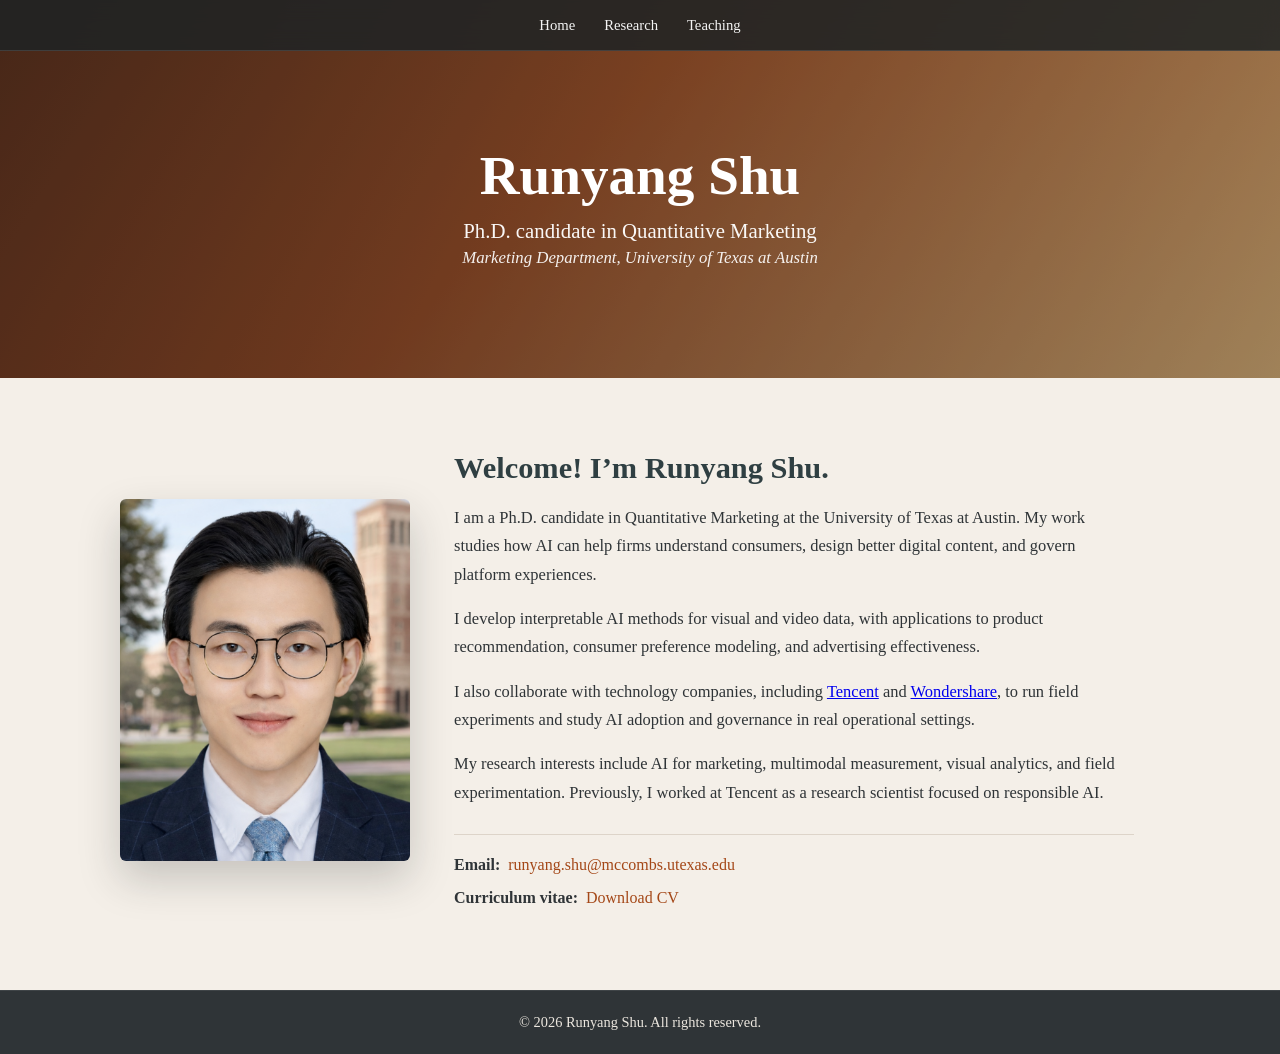
<file: index.html>
<!DOCTYPE html>
<html lang="en">
<head>
    <meta charset="UTF-8">
    <meta name="viewport" content="width=device-width, initial-scale=1.0">
    <title>Runyang Shu | Quantitative Marketing Ph.D. Candidate</title>
    <meta name="description" content="Runyang Shu is a Ph.D. candidate in Quantitative Marketing at the University of Texas at Austin studying AI for marketing, multimodal measurement, visual analytics, and field experimentation.">
    <meta name="robots" content="index, follow">
    <link rel="canonical" href="https://runyangshu.github.io/runyangshu.com/">
    <meta property="og:title" content="Runyang Shu">
    <meta property="og:description" content="Quantitative Marketing Ph.D. candidate at the University of Texas at Austin studying AI for marketing, multimodal measurement, visual analytics, and field experimentation.">
    <meta property="og:type" content="website">
    <meta property="og:url" content="https://runyangshu.github.io/runyangshu.com/">
    <meta property="og:image" content="https://runyangshu.github.io/runyangshu.com/images/ID%20photo.png">
    <script type="application/ld+json">
    {
      "@context": "https://schema.org",
      "@type": "Person",
      "@id": "https://runyangshu.github.io/runyangshu.com/#runyang-shu",
      "name": "Runyang Shu",
      "url": "https://runyangshu.github.io/runyangshu.com/",
      "image": "https://runyangshu.github.io/runyangshu.com/images/ID%20photo.png",
      "email": "mailto:runyang.shu@mccombs.utexas.edu",
      "jobTitle": "Ph.D. candidate in Quantitative Marketing",
      "affiliation": {
        "@type": "CollegeOrUniversity",
        "name": "University of Texas at Austin"
      },
      "sameAs": [
        "https://github.com/RunyangShu"
      ]
    }
    </script>
    <script type="application/ld+json">
    {
      "@context": "https://schema.org",
      "@type": "WebSite",
      "@id": "https://runyangshu.github.io/runyangshu.com/#website",
      "name": "Runyang Shu",
      "url": "https://runyangshu.github.io/runyangshu.com/"
    }
    </script>
    <link rel="stylesheet" href="css/style_git.css">
</head>
<body>
    <!-- Hero header with navigation -->
    <header class="hero" id="home">
        <nav class="navbar">
            <ul>
                <li><a href="#home">Home</a></li>
                <li><a href="research.html">Research</a></li>
                <li><a href="teaching.html">Teaching</a></li>
            </ul>
        </nav>
        <div class="hero-content">
            <h1>Runyang&nbsp;Shu</h1>
            <p class="subtitle">Ph.D. candidate in&nbsp;<span class="field">Quantitative Marketing</span></p>
            <p class="affiliation">Marketing Department, University of Texas at Austin</p>
        </div>
    </header>

    <!-- Home / Introduction section -->
    <section class="intro-section">
        <div class="intro-container">
            <div class="profile-wrapper">
                <!-- Replace with your own image -->
                <img src="images/ID%20photo.png" alt="Portrait of Runyang Shu" class="profile-image">
            </div>
            <div class="intro-text">
                <h2>Welcome! I&rsquo;m Runyang&nbsp;Shu.</h2>
                <p>
                    I am a Ph.D. candidate in Quantitative Marketing at the University of Texas at Austin. My work studies how AI can help firms understand consumers,
                    design better digital content, and govern platform experiences.
                </p>
                <p>
                    I develop interpretable AI methods for visual and video data, with applications to product recommendation, consumer preference modeling, and
                    advertising effectiveness.
                </p>
                <p>
                    I also collaborate with technology companies, including <a href="https://tencentarena.com/aiarena/en">Tencent</a> and
                    <a href="https://www.wondershare.com/">Wondershare</a>, to run field experiments and study AI adoption and governance in real operational settings.
                </p>
                <p>
                    My research interests include AI for marketing, multimodal measurement, visual analytics, and field experimentation. Previously, I worked at Tencent
                    as a research scientist focused on responsible AI.
                </p>
                <ul class="contact-list">
                    <li><span class="contact-label">Email:</span> <a href="mailto:runyang.shu@mccombs.utexas.edu">runyang.shu@mccombs.utexas.edu</a></li>
                    <li><span class="contact-label">Curriculum vitae:</span> <a href="cv.pdf">Download CV</a></li>
                </ul>
            </div>
        </div>
    </section>

    <!-- Footer -->
    <footer class="footer">
        <p>&copy;&nbsp;2026&nbsp;Runyang&nbsp;Shu. All rights reserved.</p>
    </footer>
</body>
</html>
</file>
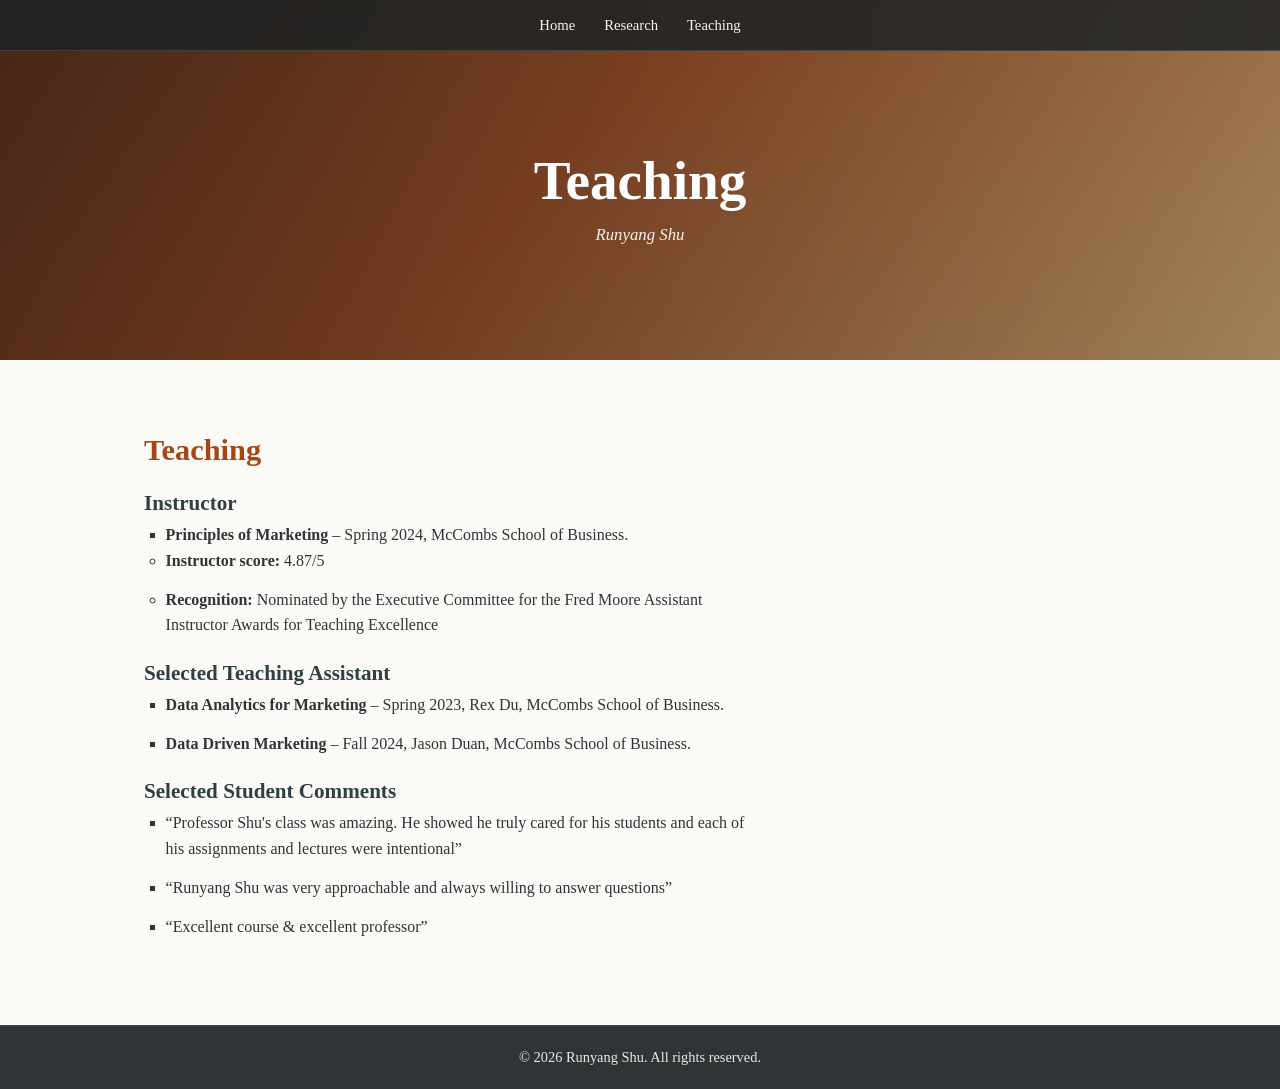
<file: teaching.html>
<!DOCTYPE html>
<html lang="en">
<head>
    <meta charset="UTF-8">
    <meta name="viewport" content="width=device-width, initial-scale=1.0">
    <title>Runyang Shu Teaching | Quantitative Marketing Ph.D. Candidate</title>
    <meta name="description" content="Teaching experience, instructor recognition, teaching assistant work, and student comments for Runyang Shu, Ph.D. candidate in Quantitative Marketing at the University of Texas at Austin.">
    <meta name="robots" content="index, follow">
    <link rel="canonical" href="https://runyangshu.github.io/runyangshu.com/teaching.html">
    <meta property="og:title" content="Runyang Shu Teaching">
    <meta property="og:description" content="Teaching experience and student comments for Runyang Shu, Quantitative Marketing Ph.D. candidate at the University of Texas at Austin.">
    <meta property="og:type" content="website">
    <meta property="og:url" content="https://runyangshu.github.io/runyangshu.com/teaching.html">
    <meta property="og:image" content="https://runyangshu.github.io/runyangshu.com/images/ID%20photo.png">
    <script type="application/ld+json">
    {
      "@context": "https://schema.org",
      "@type": "WebPage",
      "@id": "https://runyangshu.github.io/runyangshu.com/teaching.html#webpage",
      "url": "https://runyangshu.github.io/runyangshu.com/teaching.html",
      "name": "Runyang Shu Teaching",
      "description": "Teaching experience, instructor recognition, teaching assistant work, and student comments for Runyang Shu.",
      "isPartOf": {
        "@type": "WebSite",
        "@id": "https://runyangshu.github.io/runyangshu.com/#website",
        "name": "Runyang Shu",
        "url": "https://runyangshu.github.io/runyangshu.com/"
      },
      "about": {
        "@type": "Person",
        "@id": "https://runyangshu.github.io/runyangshu.com/#runyang-shu",
        "name": "Runyang Shu",
        "url": "https://runyangshu.github.io/runyangshu.com/",
        "image": "https://runyangshu.github.io/runyangshu.com/images/ID%20photo.png",
        "email": "mailto:runyang.shu@mccombs.utexas.edu",
        "jobTitle": "Ph.D. candidate in Quantitative Marketing",
        "affiliation": {
          "@type": "CollegeOrUniversity",
          "name": "University of Texas at Austin"
        }
      }
    }
    </script>
    <link rel="stylesheet" href="css/style_git.css">
</head>
<body>
    <!-- Simple header with navigation -->
    <header class="hero" style="height: 35vh;">
        <nav class="navbar">
            <ul>
                <li><a href="index.html#home">Home</a></li>
                <li><a href="research.html">Research</a></li>
                <li><a href="teaching.html">Teaching</a></li>
            </ul>
        </nav>
        <div class="hero-content">
            <h1>Teaching</h1>
            <p class="affiliation">Runyang&nbsp;Shu</p>
        </div>
    </header>

    <section class="content-section">
        <h2>Teaching</h2>

        <h3>Instructor</h3>
        <ul class="teaching-list">
            <li>
                <strong>Principles of Marketing</strong> – Spring 2024, McCombs School of Business.
                <ul>
                    <li><strong>Instructor score:</strong> 4.87/5</li>
                    <li><strong>Recognition:</strong> Nominated by the Executive Committee for the Fred Moore Assistant Instructor Awards for Teaching Excellence</li>
                </ul>
            </li>
        </ul>

        <h3>Selected Teaching Assistant</h3>
        <ul class="teaching-list">
            <li><strong>Data Analytics for Marketing</strong> – Spring 2023, Rex Du, McCombs School of Business.</li>
            <li><strong>Data Driven Marketing</strong> – Fall 2024, Jason Duan, McCombs School of Business.</li>
        </ul>

        <h3>Selected Student Comments</h3>
        <ul class="comments-list">
            <li>“Professor Shu's class was amazing. He showed he truly cared for his students and each of his assignments and lectures were intentional”</li>
            <li>“Runyang Shu was very approachable and always willing to answer questions”</li>
            <li>“Excellent course &amp; excellent professor”</li>
        </ul>
    </section>

    <footer class="footer">
        <p>&copy;&nbsp;2026&nbsp;Runyang&nbsp;Shu. All rights reserved.</p>
    </footer>
</body>
</html>
</file>
<file: css/style_git.css>
/* Global resets */
* {
  margin: 0;
  padding: 0;
  box-sizing: border-box;
}

body {
  font-family: "Georgia", "Times New Roman", serif;
  line-height: 1.6;
  color: #2f3437;
  background-color: #fbfaf7;
}

/* Navigation bar */
.navbar {
  position: fixed;
  top: 0;
  left: 0;
  width: 100%;
  background-color: rgba(31, 35, 37, 0.86);
  border-bottom: 1px solid rgba(255, 255, 255, 0.12);
  backdrop-filter: blur(10px);
  z-index: 100;
}

.navbar ul {
  list-style: none;
  display: flex;
  justify-content: center;
  gap: 1.8rem;
  padding: 0.75rem 1rem;
}

.navbar li {
  margin: 0;
}

.navbar a {
  color: #f5f5f5;
  text-decoration: none;
  font-size: 0.92rem;
  padding: 0.35rem 0;
  transition: color 0.2s ease;
}

.navbar a:hover {
  color: #f1b06a;
}

/* Hero section */
.hero {
  background-image:
    linear-gradient(135deg, rgba(91, 43, 22, 0.92), rgba(167, 72, 28, 0.78) 44%, rgba(228, 184, 126, 0.74)),
    linear-gradient(45deg, #20282b, #d6a35f);
  background-size: cover;
  background-position: center;
  min-height: 360px;
  height: 42vh;
  position: relative;
  display: flex;
  align-items: center;
  justify-content: center;
  color: #ffffff;
  text-align: center;
  padding: 5.5rem 1.25rem 3rem;
}

/* overlay to darken the hero area for better text contrast */
.hero::before {
  content: "";
  position: absolute;
  top: 0;
  left: 0;
  width: 100%;
  height: 100%;
  background-color: rgba(20, 23, 24, 0.28);
  z-index: 0;
}

.hero-content {
  position: relative;
  z-index: 1;
  max-width: 900px;
}

.hero h1 {
  font-size: 3.45rem;
  line-height: 1.05;
  margin-bottom: 0.75rem;
  letter-spacing: 0;
}

.hero .subtitle {
  font-size: 1.3rem;
  line-height: 1.35;
  margin-top: 0.5rem;
  opacity: 0.96;
}


.hero .affiliation {
  font-size: 1.05rem;
  font-style: italic;
  opacity: 0.92;
}

.small-hero {
  min-height: 320px;
  height: 34vh;
}

/* General section styling */
section {
  padding: 4.5rem 1.5rem;
  max-width: 1040px;
  margin: 0 auto;
}

.content-section {
  max-width: 1040px;
}

.project {
  padding: 1.4rem 0 2.4rem;
  border-top: 1px solid #e2ddd4;
}

.project:first-of-type {
  border-top: 0;
  padding-top: 0.5rem;
}

.paper-meta {
  margin: 0.15rem 0 1rem;
  color: #657174;
}

.paper-abstract {
  max-width: 84ch;
  color: #343a3d;
}

.paper-figure {
  --figure-width: 84ch;
  --image-width: var(--figure-width);
  --caption-width: var(--figure-width);
  width: 100%;
  max-width: var(--figure-width);
  margin: 2.25rem 0 3rem;
  text-align: left;
}

.paper-figure img {
  width: 100%;
  max-width: var(--image-width);
  height: auto;
  display: block;
  margin: 0;
  border-radius: 4px;
  box-shadow: 0 12px 34px rgba(36, 40, 42, 0.14);
}

.paper-figure figcaption {
  max-width: var(--caption-width);
  font-size: 0.92rem;
  color: #566164;
  margin: 1rem 0 0;
  line-height: 1.5;
  text-align: left;
}

.figure-concepts,
.figure-model,
.figure-treatment {
  --figure-width: 84ch;
  --caption-width: 84ch;
}

.figure-interface {
  --figure-width: 72ch;
  --image-width: 72ch;
  --caption-width: 72ch;
}

h2 {
  font-size: 1.9rem;
  line-height: 1.2;
  margin-bottom: 1.25rem;
  color: #a44717;
}

h3 {
  font-size: 1.32rem;
  line-height: 1.25;
  margin-top: 1.35rem;
  margin-bottom: 0.35rem;
  color: #2f3f42;
}

/* Intro section */
.intro-section {
  max-width: none;
  background-color: #f4efe8;
}

.intro-container {
  max-width: 1040px;
  margin: 0 auto;
  display: flex;
  flex-direction: column;
  align-items: center;
  gap: 2.75rem;
}

@media (min-width: 768px) {
  .intro-container {
    flex-direction: row;
    align-items: center;
  }
}

.profile-wrapper {
  flex: 0 0 290px;
  text-align: center;
}

.profile-image {
  width: 100%;
  max-width: 290px;
  aspect-ratio: 4 / 5;
  object-fit: cover;
  object-position: center top;
  border-radius: 6px;
  box-shadow: 0 18px 42px rgba(36, 40, 42, 0.22);
}

.intro-text {
  flex: 1;
  max-width: 680px;
}

.intro-text h2 {
  margin-bottom: 1.1rem;
  color: #2f3f42;
}

.intro-text p {
  margin-bottom: 1rem;
  font-size: 1.03rem;
  line-height: 1.72;
}

.contact-list {
  list-style: none;
  margin-top: 1.65rem;
  padding-top: 1.1rem;
  border-top: 1px solid #ddd4c9;
}

.contact-list li {
  margin-bottom: 0.45rem;
}

.contact-label {
  font-weight: bold;
  margin-right: 0.25rem;
}

.contact-list a {
  color: #a44717;
  text-decoration: none;
}

.contact-list a:hover {
  text-decoration: underline;
}

/* Lists in research and teaching sections */
.research-list,
.teaching-list,
.comments-list {
  list-style: square;
  padding-left: 1.35rem;
  max-width: 76ch;
}

.research-list li,
.teaching-list li,
.comments-list li {
  margin-bottom: 0.85rem;
  line-height: 1.6;
}

/* Interests section */
.interest-item {
  margin-bottom: 2rem;
}

.interest-item h3 {
  margin-bottom: 0.25rem;
  color: #2f3f42;
}

.interest-item p {
  margin-left: 0.5rem;
}

/* Footer styling */
.footer {
  background-color: #2f3437;
  text-align: center;
  padding: 1.25rem;
  color: #ece7df;
  font-size: 0.9rem;
  border-top: 1px solid rgba(255, 255, 255, 0.08);
}

@media (max-width: 767px) {
  .navbar ul {
    gap: 1.1rem;
    padding: 0.65rem 0.75rem;
  }

  .navbar a {
    font-size: 0.88rem;
  }

  .hero {
    min-height: 300px;
    height: auto;
    padding: 5rem 1.1rem 2.75rem;
  }

  .hero h1 {
    font-size: 2.45rem;
  }

  .hero .subtitle {
    font-size: 1.05rem;
  }

  .small-hero {
    min-height: 255px;
  }

  section {
    padding: 3rem 1.1rem;
  }

  .paper-abstract,
  .paper-figure,
  .paper-figure figcaption {
    max-width: 100%;
  }

  .paper-figure {
    margin: 2rem 0 2.65rem;
  }

  .figure-treatment {
    overflow-x: auto;
    padding-bottom: 0.35rem;
    scrollbar-width: thin;
  }

  .figure-treatment::-webkit-scrollbar {
    height: 0.45rem;
  }

  .figure-treatment img {
    width: 620px;
    max-width: none;
  }

  .profile-wrapper {
    flex-basis: auto;
  }

  .profile-image {
    max-width: 230px;
  }

  h2 {
    font-size: 1.55rem;
  }

  h3 {
    font-size: 1.18rem;
  }
}
</file>
